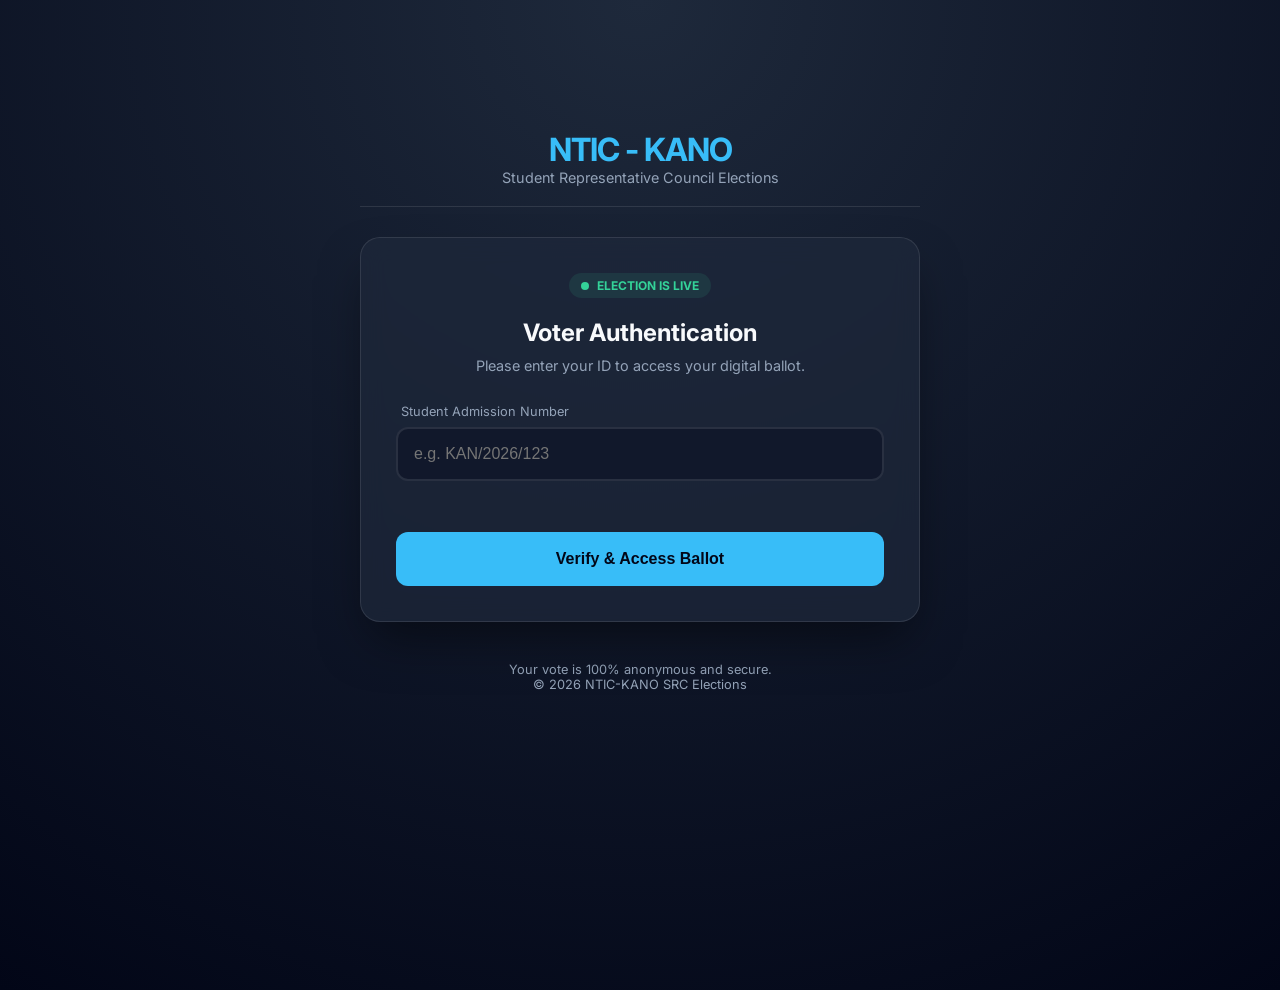
<file: index.html>
<!DOCTYPE html>
<html lang="en">
<head>
    <meta charset="UTF-8">
    <title>Login - NTIC Voting</title>
    <link rel="stylesheet" href="style.css">
    <style>
        .live-badge {
            display: inline-flex;
            align-items: center;
            gap: 8px;
            background: rgba(52, 211, 153, 0.1);
            color: #34d399;
            padding: 5px 12px;
            border-radius: 20px;
            font-size: 0.75rem;
            font-weight: 700;
            margin-bottom: 20px;
            text-transform: uppercase;
        }
        .pulse {
            width: 8px;
            height: 8px;
            background: #34d399;
            border-radius: 50%;
            box-shadow: 0 0 0 0 rgba(52, 211, 153, 0.7);
            animation: pulse-green 2s infinite;
        }
        @keyframes pulse-green {
            0% { transform: scale(0.95); box-shadow: 0 0 0 0 rgba(52, 211, 153, 0.7); }
            70% { transform: scale(1); box-shadow: 0 0 0 10px rgba(52, 211, 153, 0); }
            100% { transform: scale(0.95); box-shadow: 0 0 0 0 rgba(52, 211, 153, 0); }
        }
        .input-group {
            text-align: left;
            margin-bottom: 25px;
        }
        label {
            display: block;
            font-size: 0.8rem;
            color: var(--text-muted);
            margin-bottom: 8px;
            margin-left: 5px;
        }
        .error-msg {
            color: #fb7185;
            font-size: 0.85rem;
            margin-top: 10px;
            min-height: 1.2em;
        }
    </style>
</head>
<body>
<div class="container" style="margin-top: 10vh;">
    <header>
        <h1>NTIC - KANO</h1>
        <p>Student Representative Council Elections</p>
    </header>

    <div class="card">
        <div class="live-badge">
            <div class="pulse"></div>
            Election is Live
        </div>
        
        <h2 style="margin-bottom: 10px;">Voter Authentication</h2>
        <p style="color: var(--text-muted); font-size: 0.9rem; margin-bottom: 30px;">Please enter your ID to access your digital ballot.</p>

        <div class="input-group">
            <label for="studentId">Student Admission Number</label>
            <input type="text" id="studentId" placeholder="e.g. KAN/2026/123" autocomplete="off">
            <p id="error" class="error-msg"></p>
        </div>

        <button onclick="startVoting()">Verify & Access Ballot</button>
    </div>

    <footer>
        <p>Your vote is 100% anonymous and secure.</p>
        <p>© 2026 NTIC-KANO SRC Elections</p>
    </footer>
</div>

<script>
function startVoting() {
    const idInput = document.getElementById("studentId");
    const errorDiv = document.getElementById("error");
    const id = idInput.value.trim();

    if (!id) {
        errorDiv.innerText = "⚠ ID is required to access the election.";
        idInput.style.borderColor = "#fb7185";
        return;
    }

    // Success logic
    localStorage.setItem("currentVoter", id);
    window.location.href = "vote.html";
}

// Allow "Enter" key to trigger login
document.getElementById("studentId").addEventListener("keypress", function(event) {
    if (event.key === "Enter") {
        startVoting();
    }
});
</script>
</body>
</html>
</file>
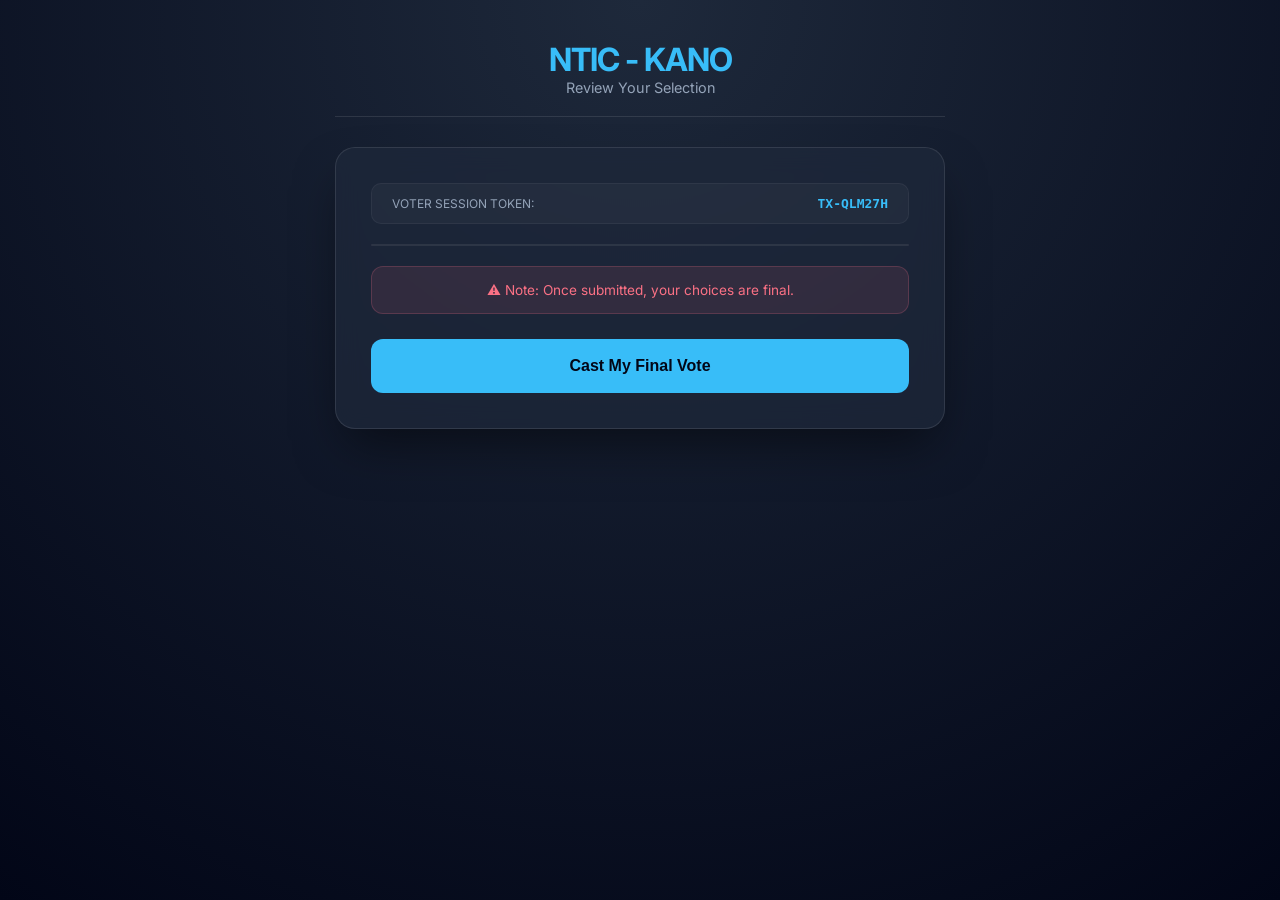
<file: confirm.html>
<!DOCTYPE html>
<html lang="en">
<head>
    <meta charset="UTF-8">
    <title>Review Your Ballot - NTIC</title>
    <link rel="stylesheet" href="style.css">
    <style>
        .ballot-header {
            display: flex; justify-content: space-between; align-items: center;
            background: rgba(255, 255, 255, 0.03); padding: 12px 20px;
            border-radius: 10px; margin-bottom: 20px; border: 1px solid rgba(255, 255, 255, 0.05);
        }
        .ballot-id { font-family: monospace; color: var(--primary); font-weight: bold; }

        .receipt-area {
            background: rgba(15, 23, 42, 0.4);
            border: 1px solid rgba(255, 255, 255, 0.1);
            border-radius: 16px;
            overflow: hidden;
            margin-bottom: 20px;
        }
        
        .confirm-row {
            display: flex; justify-content: space-between; align-items: center;
            padding: 16px 20px; border-bottom: 1px solid rgba(255, 255, 255, 0.05);
            border-left: 4px solid transparent; transition: all 0.2s;
        }
        .confirm-row:nth-child(even) { background: rgba(255, 255, 255, 0.02); }
        .confirm-row:hover { border-left: 4px solid var(--primary); background: rgba(56, 189, 248, 0.05); }
        
        .pos-info { text-align: left; flex: 1; }
        .pos-label { color: var(--text-muted); font-size: 0.7rem; font-weight: 800; text-transform: uppercase; letter-spacing: 1px; }
        .candidate-val { color: var(--primary); font-size: 1.1rem; font-weight: 600; }

        .edit-btn {
            background: rgba(255, 255, 255, 0.05); color: var(--text-muted);
            border: 1px solid rgba(255, 255, 255, 0.1); padding: 6px 14px;
            border-radius: 6px; font-size: 0.75rem; cursor: pointer; width: auto;
        }
        .edit-btn:hover { background: var(--text-main); color: var(--bg-dark); }

        .final-warning {
            background: rgba(251, 113, 133, 0.1); border: 1px solid rgba(251, 113, 133, 0.2);
            color: #fb7185; padding: 15px; border-radius: 12px; font-size: 0.85rem;
        }
    </style>
</head>
<body>
<div class="container" style="max-width: 650px;">
    <header>
        <h1>NTIC - KANO</h1>
        <p>Review Your Selection</p>
    </header>

    <div class="card">
        <div class="ballot-header">
            <span style="font-size: 0.75rem; color: var(--text-muted);">VOTER SESSION TOKEN:</span>
            <span class="ballot-id" id="ballotToken">GENERATING...</span>
        </div>

        <div class="receipt-area" id="receiptList"></div>

        <div class="final-warning">⚠️ Note: Once submitted, your choices are final.</div>

        <button onclick="submitVote()" id="submitBtn" style="margin-top: 25px;">Cast My Final Vote</button>
    </div>
</div>

<script>
const selections = JSON.parse(localStorage.getItem("selections") || "{}");
const GOOGLE_SCRIPT_URL = "https://script.google.com/macros/s/AKfycbwkCp9J4GfAKK2GAyXKBo9suNhrL69ycyiq1dvDZ8iRY2WcTWrJ9ViGI9fJsGsQFVeT9Q/exec";

function renderReceipt() {
    let html = "";
    for (let pos in selections) {
        html += `
        <div class="confirm-row">
            <div class="pos-info">
                <span class="pos-label">${pos}</span>
                <div class="candidate-val">${selections[pos]}</div>
            </div>
            <div class="action-area">
                <button class="edit-btn" onclick="goToEdit('${pos}')">Change</button>
            </div>
        </div>`;
    }
    document.getElementById("receiptList").innerHTML = html;
}

function goToEdit(posName) {
    localStorage.setItem("jumpToPosition", posName);
    localStorage.setItem("singleEditMode", "true"); 
    window.location.href = "vote.html";
}

async function submitVote() {
    const btn = document.getElementById("submitBtn");
    btn.innerText = "Encrypting & Submitting...";
    btn.disabled = true;

    try {
        await fetch(GOOGLE_SCRIPT_URL, {
            method: "POST", mode: "no-cors",
            headers: { "Content-Type": "application/json" },
            body: JSON.stringify({
                voter: localStorage.getItem("currentVoter") || "Anonymous",
                selections: selections
            })
        });

        localStorage.removeItem("selections");
        window.location.href = "thankyou.html";
    } catch (e) {
        alert("Submission failed. Check connection.");
        btn.disabled = false;
        btn.innerText = "Cast My Final Vote";
    }
}

document.getElementById("ballotToken").innerText = "TX-" + Math.random().toString(36).substr(2, 6).toUpperCase();
renderReceipt();
</script>
</body>
</html>
</file>
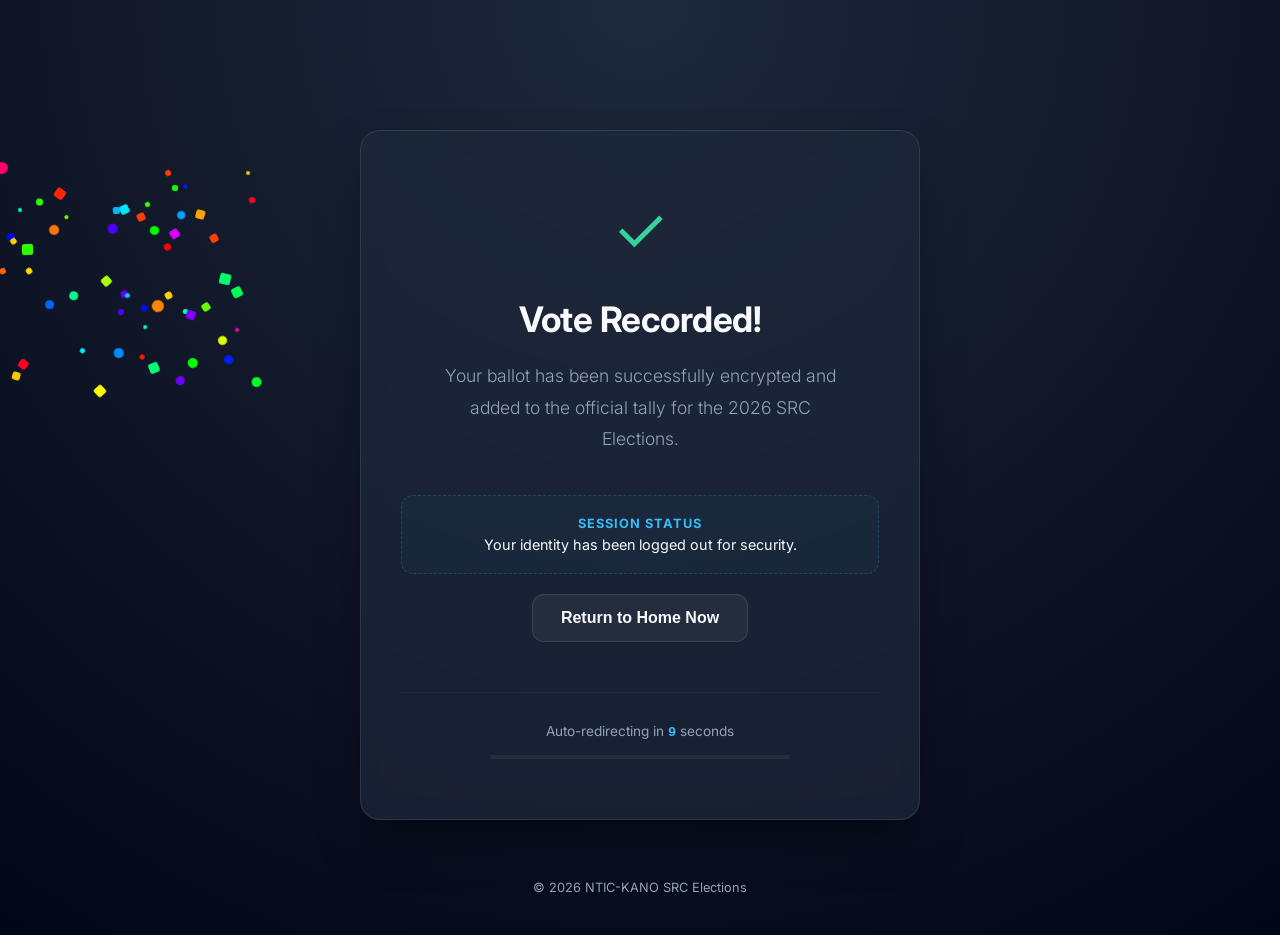
<file: thankyou.html>
<!DOCTYPE html>
<html lang="en">
<head>
    <meta charset="UTF-8">
    <title>Thank You - NTIC</title>
    <link rel="stylesheet" href="style.css">
    <style>
        .thank-you-card {
            padding: 60px 40px;
            text-align: center;
            margin-top: 10vh;
        }

        .success-icon {
            font-size: 4rem;
            color: #34d399;
            margin-bottom: 30px;
            display: block;
            animation: pop 0.6s cubic-bezier(0.175, 0.885, 0.32, 1.275);
        }

        @keyframes pop {
            0% { transform: scale(0); opacity: 0; }
            100% { transform: scale(1); opacity: 1; }
        }

        h1 {
            font-weight: 700;
            font-size: 2.2rem;
            margin-bottom: 20px;
            letter-spacing: -0.5px;
        }

        .sub-text {
            font-weight: 300;
            font-size: 1.1rem;
            line-height: 1.8;
            color: var(--text-muted);
            max-width: 400px;
            margin: 0 auto 40px;
        }

        .countdown-container {
            margin-top: 50px;
            padding-top: 30px;
            border-top: 1px solid rgba(255,255,255,0.05);
        }

        #seconds {
            font-family: 'Courier New', Courier, monospace;
            font-weight: bold;
            color: var(--primary);
        }

        .timer-bar {
            width: 100%;
            max-width: 300px;
            height: 4px;
            background: rgba(255,255,255,0.05);
            margin: 15px auto 0;
            border-radius: 10px;
            overflow: hidden;
        }

        .home-btn {
            display: inline-block;
            width: auto;
            min-width: 200px;
            background: rgba(255,255,255,0.05);
            border: 1px solid rgba(255,255,255,0.1);
            color: var(--text-main);
            margin-top: 20px;
            padding: 14px 28px;
            text-decoration: none;
            border-radius: 12px;
            font-weight: 600;
            transition: all 0.2s;
        }

        .home-btn:hover {
            background: var(--primary);
            color: #020617;
            transform: translateY(-2px);
        }
    </style>
</head>
<body>
<div class="container">
    <div class="card thank-you-card">
        <span class="success-icon">✓</span>
        
        <h1>Vote Recorded!</h1>
        
        <p class="sub-text">
            Your ballot has been successfully encrypted and added to the official tally for the 2026 SRC Elections.
        </p>

        <div style="background: rgba(56, 189, 248, 0.03); padding: 20px; border-radius: 12px; border: 1px dashed rgba(56, 189, 248, 0.2);">
            <p style="font-size: 0.8rem; color: var(--primary); text-transform: uppercase; font-weight: bold; letter-spacing: 1px;">Session Status</p>
            <p style="font-size: 0.9rem; margin-top: 5px;">Your identity has been logged out for security.</p>
        </div>

        <button class="home-btn" onclick="window.location.href='index.html'">Return to Home Now</button>

        <div class="countdown-container">
            <p style="font-size: 0.85rem; color: var(--text-muted);">
                Auto-redirecting in <span id="seconds">10</span> seconds
            </p>
            <div class="timer-bar">
                <div class="timer-fill" style="animation-duration: 10s;"></div>
            </div>
        </div>
    </div>

    <footer style="margin-top: 60px;">© 2026 NTIC-KANO SRC Elections</footer>
</div>

<script>
    // Timer Logic
    let timeLeft = 10;
    const timerElement = document.getElementById('seconds');
    const countdown = setInterval(() => {
        timeLeft--;
        timerElement.innerText = timeLeft;
        if (timeLeft <= 0) {
            clearInterval(countdown);
            window.location.href = 'index.html';
        }
    }, 1000);

    // Celebration Confetti Logic
    function launchConfetti() {
        for(let i=0; i<80; i++) {
            let div = document.createElement('div');
            div.style.position = 'fixed';
            div.style.width = Math.random() * 8 + 4 + 'px';
            div.style.height = div.style.width;
            div.style.background = 'hsl(' + Math.random() * 360 + ', 100%, 50%)';
            div.style.top = '-20px';
            div.style.left = Math.random() * 100 + '%';
            div.style.borderRadius = Math.random() > 0.5 ? '50%' : '2px';
            div.style.zIndex = '9999';
            div.style.pointerEvents = 'none';
            document.body.appendChild(div);

            let speed = Math.random() * 4 + 3;
            let sideWay = (Math.random() - 0.5) * 6;
            let rotation = Math.random() * 360;

            function fall() {
                let top = parseFloat(div.style.top);
                let left = parseFloat(div.style.left);
                if (top < window.innerHeight) {
                    div.style.top = (top + speed) + 'px';
                    div.style.left = (left + sideWay) + 'px';
                    div.style.transform = `rotate(${rotation}deg)`;
                    rotation += 5;
                    requestAnimationFrame(fall);
                } else {
                    div.remove();
                }
            }
            fall();
        }
    }

    // Launch confetti on load
    window.onload = launchConfetti;
</script>
</body>
</html>
</file>
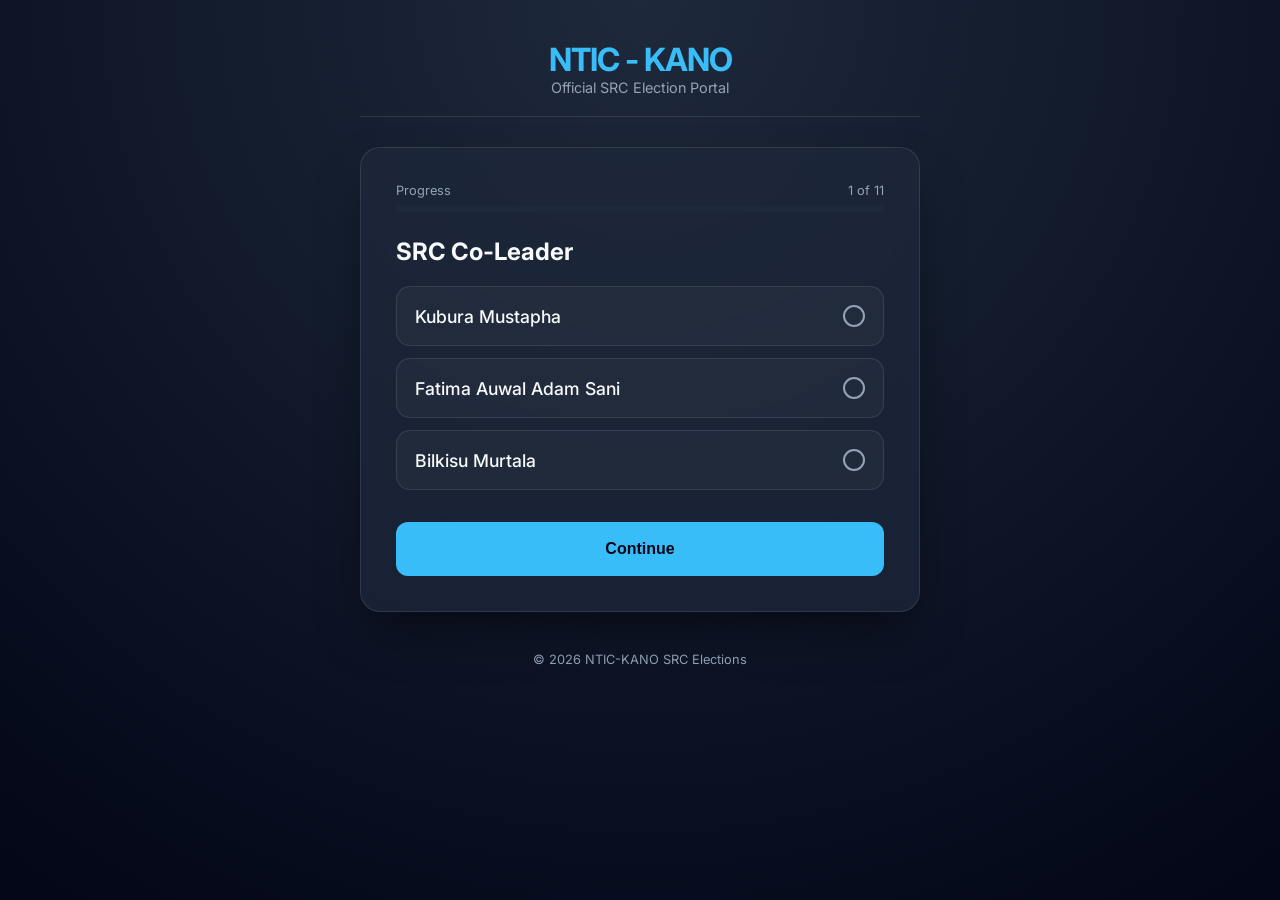
<file: vote.html>
<!DOCTYPE html>
<html lang="en">
<head>
    <meta charset="UTF-8">
    <title>Vote - NTIC Elections</title>
    <link rel="stylesheet" href="style.css">
</head>
<body>
<div class="container">
    <header>
        <h1>NTIC - KANO</h1>
        <p>Official SRC Election Portal</p>
    </header>

    <div class="card" id="votingCard">
        </div>

    <footer>© 2026 NTIC-KANO SRC Elections</footer>
</div>

<script>
const positions = {
    "SRC Co-Leader": ["Kubura Mustapha", "Fatima Auwal Adam Sani", "Bilkisu Murtala"],
    "SRC Assist. Co-Leader": ["Rihanna Ahmad Abdulwahab", "Zainab Ismail Mai-Adamu", "Cindy Fechi Ohuruzo"],
    "Well-being Ambassador": ["Mufidah Nababa", "Ameerah Morenike Ibrahim", "Fatima Mai Hamza"],
    "SRC Secretary": ["Bilkisu Dauda Suleiman", "Fatima Mamman Farafara", "Fatima Tsofo", "Amatullah Lawal", "Halima Abdulqadir"],
    "Event Organizer": ["Yesmin Sadiq Bello", "Aisha Musta Ahmad", "Silakasi Nama Joshua", "Safiyta Bello Maiwada"],
    "Sports Captain": ["Favour Enewo Jimoh"],
    "Library Assistant": ["Zainab Mustapha", "Naila Sani", "Khadija Girgir", "Aisha Aliyu Musa"],
    "Hostel Coordinator": ["Asma'u Bala Getso", "Amina Amina Uzairu", "Ummu Salma Kabir Lawal"],
    "Dining Hall Coordinator": ["TBD 1", "TBD 2"],
    "School Ameerah": ["Aisha Bilyameen Gebe", "Amatur-Rahman Abdulqadir"],
    "School Sister": ["TBD 1", "TBD 2"]
};

const positionKeys = Object.keys(positions);
let currentIndex = 0;
let selections = JSON.parse(localStorage.getItem("selections") || "{}");

const jumpTo = localStorage.getItem("jumpToPosition");
const isSingleEdit = localStorage.getItem("singleEditMode") === "true";

if (jumpTo && positionKeys.includes(jumpTo)) {
    currentIndex = positionKeys.indexOf(jumpTo);
}

function renderPosition() {
    const currentPos = positionKeys[currentIndex];
    const progressPercent = Math.round(((currentIndex) / positionKeys.length) * 100);
    
    let html = `
        <div style="margin-bottom: 25px;">
            <div style="display: flex; justify-content: space-between; font-size: 0.8rem; color: var(--text-muted); margin-bottom: 8px;">
                <span>${isSingleEdit ? 'Editing Position' : 'Progress'}</span>
                <span>${currentIndex + 1} of ${positionKeys.length}</span>
            </div>
            <div style="width: 100%; background: #1e293b; height: 6px; border-radius: 10px; overflow: hidden;">
                <div style="width: ${progressPercent}%; background: var(--primary); height: 100%;"></div>
            </div>
        </div>
        
        <h2 style="text-align: left; margin-bottom: 20px;">${currentPos}</h2>
    `;

    positions[currentPos].forEach(name => {
        const isChecked = (selections[currentPos] === name) ? "checked" : "";
        html += `
        <label class="option">
            <span style="font-size: 1.1rem; font-weight: 500;">${name}</span>
            <input type="radio" name="candidate" value="${name}" ${isChecked}>
        </label>`;
    });

    const btnText = isSingleEdit ? "Save & Return" : (currentIndex === positionKeys.length - 1 ? "Review Ballot" : "Continue");
    
    html += `<button onclick="next()" style="margin-top: 20px;">${btnText}</button>`;
    document.getElementById("votingCard").innerHTML = html;
}

function next() {
    const selected = document.querySelector('input[name="candidate"]:checked');
    if (!selected) { alert("Selection required."); return; }
    
    selections[positionKeys[currentIndex]] = selected.value;
    localStorage.setItem("selections", JSON.stringify(selections));

    if (isSingleEdit) {
        localStorage.removeItem("singleEditMode");
        localStorage.removeItem("jumpToPosition");
        window.location.href = "confirm.html"; 
    } else {
        currentIndex++;
        if (currentIndex < positionKeys.length) {
            renderPosition();
        } else {
            window.location.href = "confirm.html";
        }
    }
}

renderPosition();
</script>
</body>
</html>
</file>
<file: style.css>
@import url('https://fonts.googleapis.com/css2?family=Inter:wght@300;400;600;700&display=swap');

:root {
  --primary: #38bdf8;
  --primary-dark: #0ea5e9;
  --bg-dark: #020617;
  --card-bg: rgba(30, 41, 59, 0.7);
  --text-main: #f8fafc;
  --text-muted: #94a3b8;
}

* { margin: 0; padding: 0; box-sizing: border-box; }

body {
  font-family: 'Inter', sans-serif;
  background: radial-gradient(circle at top, #1e293b, #020617);
  color: var(--text-main);
  min-height: 100vh;
}

.container { max-width: 600px; margin: 0 auto; padding: 40px 20px; text-align: center; }

header { margin-bottom: 30px; border-bottom: 1px solid rgba(255,255,255,0.1); padding-bottom: 20px; }
header h1 { font-size: 2rem; color: var(--primary); letter-spacing: -1px; }
header p { color: var(--text-muted); font-size: 0.9rem; }

.card {
  background: var(--card-bg);
  backdrop-filter: blur(12px);
  border: 1px solid rgba(255, 255, 255, 0.1);
  padding: 35px;
  border-radius: 20px;
  box-shadow: 0 25px 50px -12px rgba(0, 0, 0, 0.5);
}

/* Formal Input Fields */
input[type="text"], input[type="password"] {
    width: 100%;
    padding: 16px;
    background: rgba(15, 23, 42, 0.8);
    border: 2px solid rgba(255, 255, 255, 0.1);
    border-radius: 12px;
    color: white;
    font-size: 1rem;
    outline: none;
    transition: border-color 0.3s;
}

input:focus { border-color: var(--primary); }

/* Option Cards for Vote Page */
.option {
  display: flex;
  align-items: center;
  justify-content: space-between;
  padding: 18px;
  margin: 12px 0;
  background: rgba(255, 255, 255, 0.03);
  border: 1.5px solid rgba(255, 255, 255, 0.1);
  border-radius: 14px;
  cursor: pointer;
  transition: all 0.2s;
}

.option:hover { border-color: var(--primary); background: rgba(56, 189, 248, 0.05); }

/* Radio Buttons */
input[type="radio"] {
    appearance: none;
    width: 22px;
    height: 22px;
    border: 2px solid var(--text-muted);
    border-radius: 50%;
    cursor: pointer;
}

input[type="radio"]:checked {
    border-color: var(--primary);
    background: var(--primary);
    box-shadow: inset 0 0 0 4px #0f172a;
}

button {
  width: 100%;
  background: var(--primary);
  color: #020617;
  border: none;
  padding: 18px;
  border-radius: 12px;
  font-weight: 700;
  font-size: 1rem;
  cursor: pointer;
  transition: transform 0.2s;
}

button:hover { transform: translateY(-2px); box-shadow: 0 10px 15px -3px rgba(56, 189, 248, 0.3); }

footer { margin-top: 40px; color: var(--text-muted); font-size: 0.8rem; }
</file>
